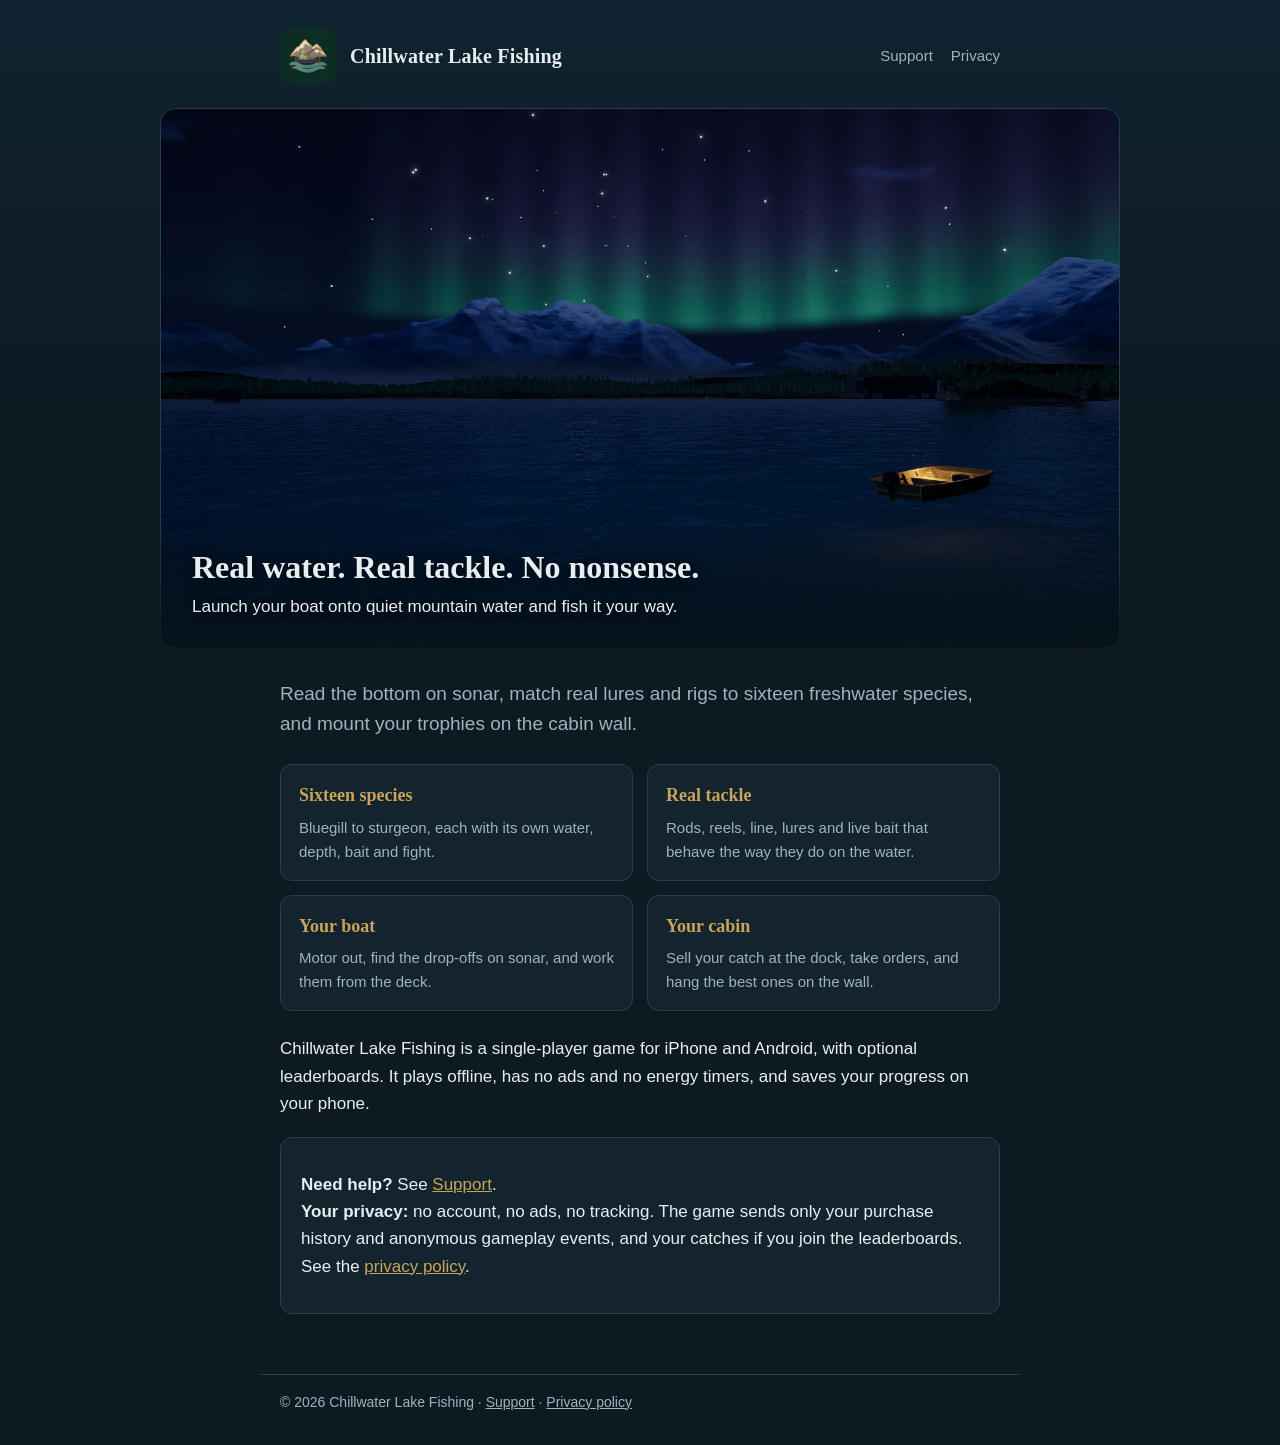
<file: index.html>
<!doctype html>
<html lang="en">
<head>
<meta charset="utf-8">
<meta name="viewport" content="width=device-width, initial-scale=1">
<title>Chillwater Lake Fishing</title>
<meta name="description" content="A realistic, offline lake fishing game for iPhone and Android: a boat, real tackle and sixteen freshwater species on quiet mountain water.">
<meta property="og:title" content="Chillwater Lake Fishing">
<meta property="og:description" content="Real water. Real tackle. A quiet mountain lake to fish, offline.">
<meta property="og:image" content="https://chillwaterfishing.com/hero.webp">
<link rel="icon" href="icon.png">
<link rel="stylesheet" href="style.css">
</head>
<body class="home-page">
<header>
  <img src="icon.png" alt="">
  <a class="home" href="./">Chillwater Lake Fishing</a>
  <nav><a href="support.html">Support</a><a href="privacy.html">Privacy</a></nav>
</header>
<section class="hero">
  <img src="hero.webp" alt="A boat on a still mountain lake under the northern lights">
  <div class="hero-text">
    <h1>Real water. Real tackle. No nonsense.</h1>
    <p>Launch your boat onto quiet mountain water and fish it your way.</p>
  </div>
</section>
<main>
  <p class="lead">Read the bottom on sonar, match real lures and rigs to sixteen freshwater species, and mount your trophies on the cabin wall.</p>
  <div class="features">
    <div class="feature"><h3>Sixteen species</h3><p>Bluegill to sturgeon, each with its own water, depth, bait and fight.</p></div>
    <div class="feature"><h3>Real tackle</h3><p>Rods, reels, line, lures and live bait that behave the way they do on the water.</p></div>
    <div class="feature"><h3>Your boat</h3><p>Motor out, find the drop-offs on sonar, and work them from the deck.</p></div>
    <div class="feature"><h3>Your cabin</h3><p>Sell your catch at the dock, take orders, and hang the best ones on the wall.</p></div>
  </div>
  <p>Chillwater Lake Fishing is a single-player game for iPhone and Android, with optional leaderboards. It plays offline, has no ads and no energy timers, and saves your progress on your phone.</p>
  <div class="card">
    <p><strong>Need help?</strong> See <a href="support.html">Support</a>.<br>
    <strong>Your privacy:</strong> no account, no ads, no tracking. The game sends only your purchase history and anonymous gameplay events, and your catches if you join the leaderboards. See the <a href="privacy.html">privacy policy</a>.</p>
  </div>
</main>
<footer>© 2026 Chillwater Lake Fishing · <a href="support.html">Support</a> · <a href="privacy.html">Privacy policy</a></footer>
</body>
</html>
</file>
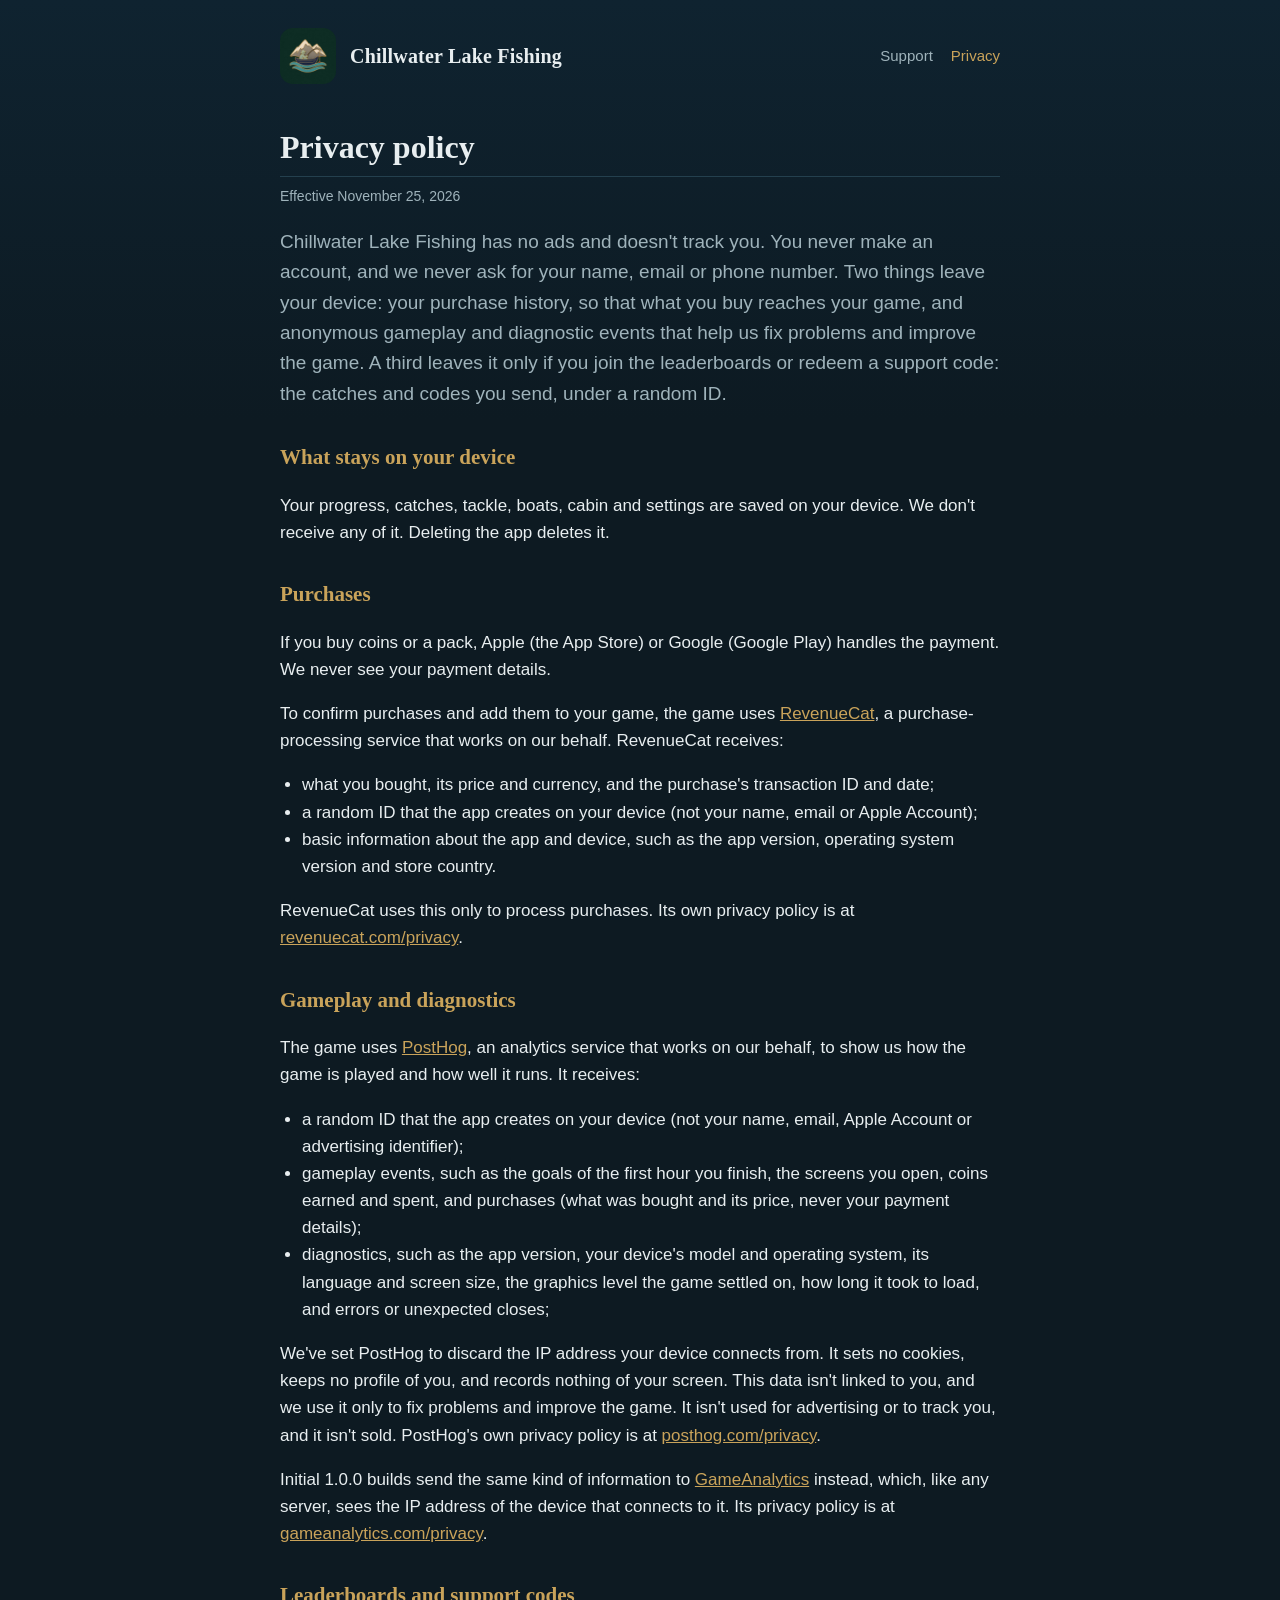
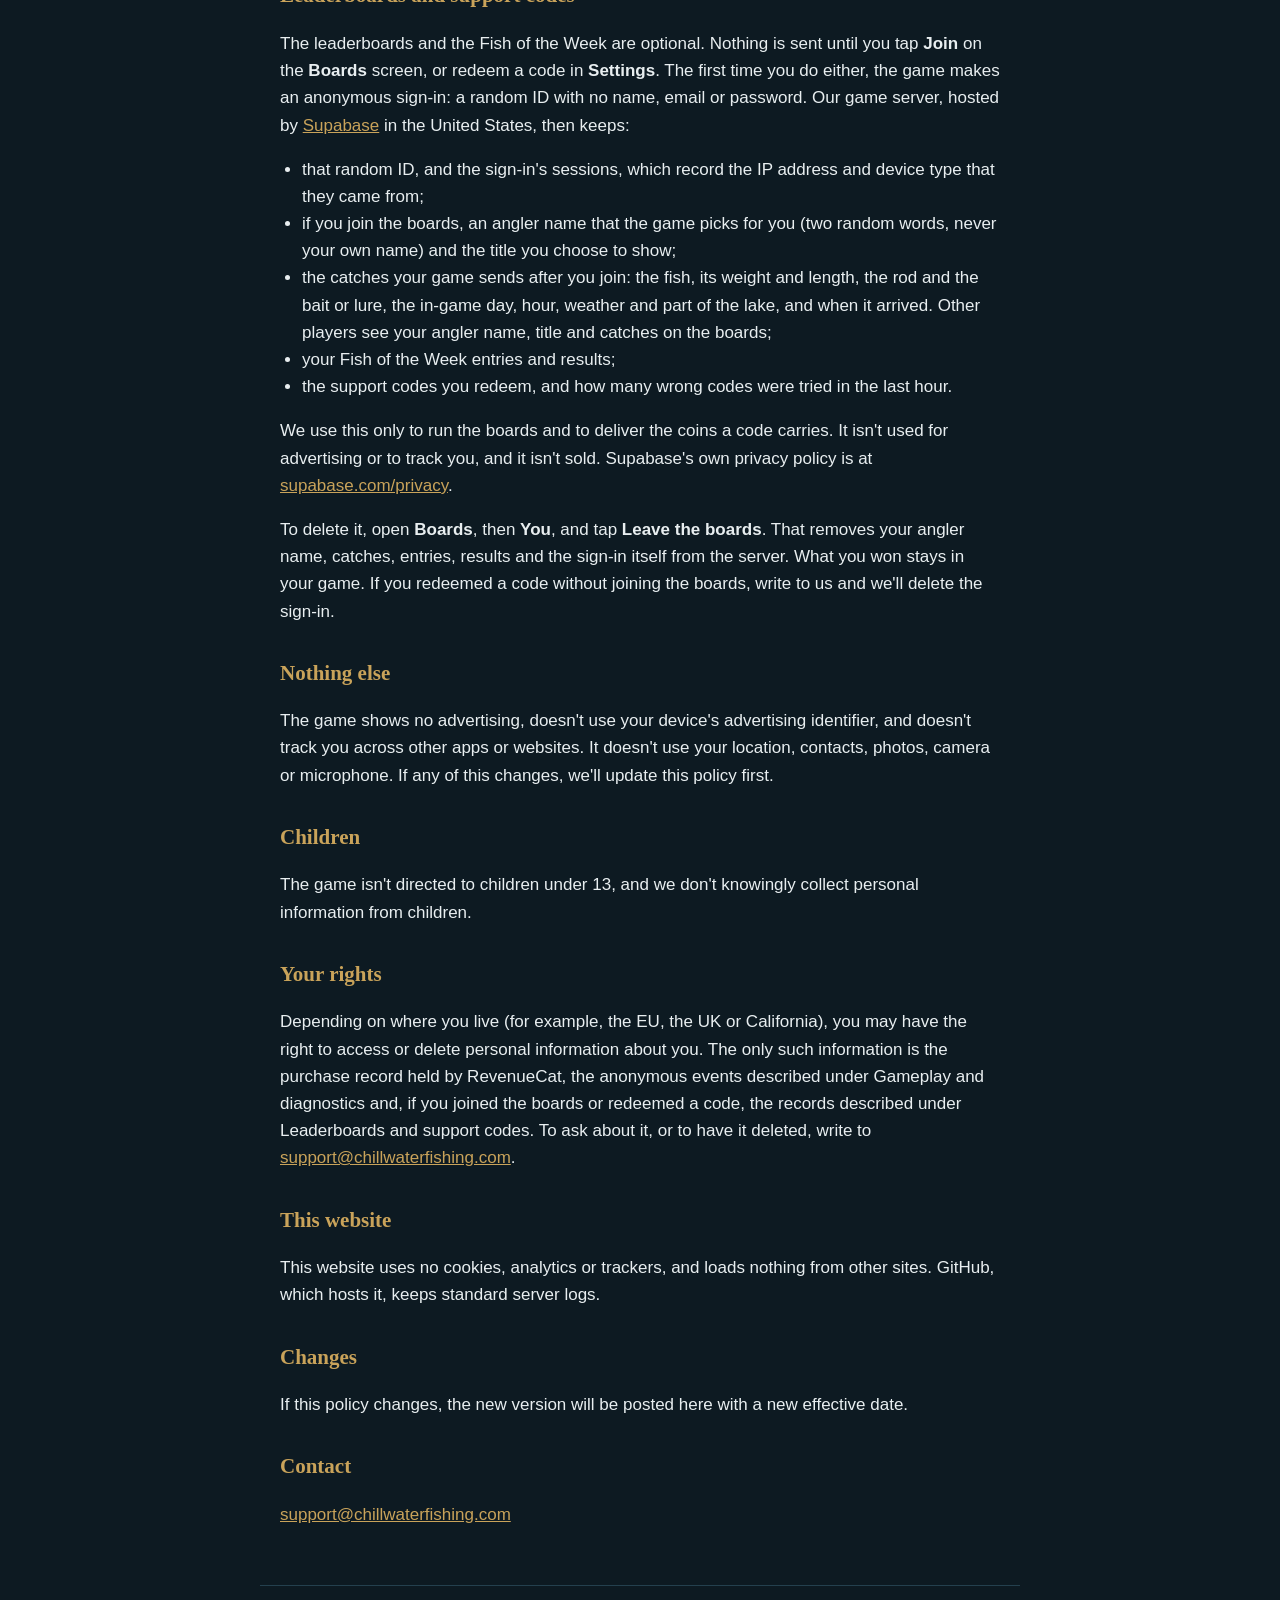
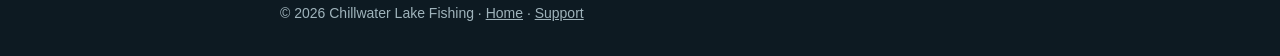
<file: privacy.html>
<!doctype html>
<html lang="en">
<head>
<meta charset="utf-8">
<meta name="viewport" content="width=device-width, initial-scale=1">
<title>Privacy policy · Chillwater Lake Fishing</title>
<meta name="description" content="What Chillwater Lake Fishing uses, and why: purchases through RevenueCat, anonymous analytics, and optional leaderboards. No account, no ads, no tracking.">
<link rel="icon" href="icon.png">
<link rel="stylesheet" href="style.css">
</head>
<body>
<header>
  <img src="icon.png" alt="">
  <a class="home" href="./">Chillwater Lake Fishing</a>
  <nav><a href="support.html">Support</a><a href="privacy.html" aria-current="page">Privacy</a></nav>
</header>
<main>
  <h1>Privacy policy</h1>
  <p class="small">Effective November 25, 2026</p>
  <p class="lead">Chillwater Lake Fishing has no ads and doesn't track you. You never make an account, and we never ask for your name, email or phone number. Two things leave your device: your purchase history, so that what you buy reaches your game, and anonymous gameplay and diagnostic events that help us fix problems and improve the game. A third leaves it only if you join the leaderboards or redeem a support code: the catches and codes you send, under a random ID.</p>

  <h2>What stays on your device</h2>
  <p>Your progress, catches, tackle, boats, cabin and settings are saved on your device. We don't receive any of it. Deleting the app deletes it.</p>

  <h2>Purchases</h2>
  <p>If you buy coins or a pack, Apple (the App Store) or Google (Google Play) handles the payment. We never see your payment details.</p>
  <p>To confirm purchases and add them to your game, the game uses <a href="https://www.revenuecat.com/">RevenueCat</a>, a purchase-processing service that works on our behalf. RevenueCat receives:</p>
  <ul>
    <li>what you bought, its price and currency, and the purchase's transaction ID and date;</li>
    <li>a random ID that the app creates on your device (not your name, email or Apple Account);</li>
    <li>basic information about the app and device, such as the app version, operating system version and store country.</li>
  </ul>
  <p>RevenueCat uses this only to process purchases. Its own privacy policy is at <a href="https://www.revenuecat.com/privacy/">revenuecat.com/privacy</a>.</p>

  <h2>Gameplay and diagnostics</h2>
  <p>The game uses <a href="https://posthog.com/">PostHog</a>, an analytics service that works on our behalf, to show us how the game is played and how well it runs. It receives:</p>
  <ul>
    <li>a random ID that the app creates on your device (not your name, email, Apple Account or advertising identifier);</li>
    <li>gameplay events, such as the goals of the first hour you finish, the screens you open, coins earned and spent, and purchases (what was bought and its price, never your payment details);</li>
    <li>diagnostics, such as the app version, your device's model and operating system, its language and screen size, the graphics level the game settled on, how long it took to load, and errors or unexpected closes;</li>
  </ul>
  <p>We've set PostHog to discard the IP address your device connects from. It sets no cookies, keeps no profile of you, and records nothing of your screen. This data isn't linked to you, and we use it only to fix problems and improve the game. It isn't used for advertising or to track you, and it isn't sold. PostHog's own privacy policy is at <a href="https://posthog.com/privacy">posthog.com/privacy</a>.</p>
  <p>Initial 1.0.0 builds send the same kind of information to <a href="https://gameanalytics.com/">GameAnalytics</a> instead, which, like any server, sees the IP address of the device that connects to it. Its privacy policy is at <a href="https://gameanalytics.com/privacy/">gameanalytics.com/privacy</a>.</p>

  <h2>Leaderboards and support codes</h2>
  <p>The leaderboards and the Fish of the Week are optional. Nothing is sent until you tap <strong>Join</strong> on the <strong>Boards</strong> screen, or redeem a code in <strong>Settings</strong>. The first time you do either, the game makes an anonymous sign-in: a random ID with no name, email or password. Our game server, hosted by <a href="https://supabase.com/">Supabase</a> in the United States, then keeps:</p>
  <ul>
    <li>that random ID, and the sign-in's sessions, which record the IP address and device type that they came from;</li>
    <li>if you join the boards, an angler name that the game picks for you (two random words, never your own name) and the title you choose to show;</li>
    <li>the catches your game sends after you join: the fish, its weight and length, the rod and the bait or lure, the in-game day, hour, weather and part of the lake, and when it arrived. Other players see your angler name, title and catches on the boards;</li>
    <li>your Fish of the Week entries and results;</li>
    <li>the support codes you redeem, and how many wrong codes were tried in the last hour.</li>
  </ul>
  <p>We use this only to run the boards and to deliver the coins a code carries. It isn't used for advertising or to track you, and it isn't sold. Supabase's own privacy policy is at <a href="https://supabase.com/privacy">supabase.com/privacy</a>.</p>
  <p>To delete it, open <strong>Boards</strong>, then <strong>You</strong>, and tap <strong>Leave the boards</strong>. That removes your angler name, catches, entries, results and the sign-in itself from the server. What you won stays in your game. If you redeemed a code without joining the boards, write to us and we'll delete the sign-in.</p>

  <h2>Nothing else</h2>
  <p>The game shows no advertising, doesn't use your device's advertising identifier, and doesn't track you across other apps or websites. It doesn't use your location, contacts, photos, camera or microphone. If any of this changes, we'll update this policy first.</p>

  <h2>Children</h2>
  <p>The game isn't directed to children under 13, and we don't knowingly collect personal information from children.</p>

  <h2>Your rights</h2>
  <p>Depending on where you live (for example, the EU, the UK or California), you may have the right to access or delete personal information about you. The only such information is the purchase record held by RevenueCat, the anonymous events described under Gameplay and diagnostics and, if you joined the boards or redeemed a code, the records described under Leaderboards and support codes. To ask about it, or to have it deleted, write to <a href="mailto:support@chillwaterfishing.com?subject=Chillwater%20privacy">support@chillwaterfishing.com</a>.</p>

  <h2>This website</h2>
  <p>This website uses no cookies, analytics or trackers, and loads nothing from other sites. GitHub, which hosts it, keeps standard server logs.</p>

  <h2>Changes</h2>
  <p>If this policy changes, the new version will be posted here with a new effective date.</p>

  <h2>Contact</h2>
  <p><a href="mailto:support@chillwaterfishing.com?subject=Chillwater">support@chillwaterfishing.com</a></p>
</main>
<footer>© 2026 Chillwater Lake Fishing · <a href="./">Home</a> · <a href="support.html">Support</a></footer>
</body>
</html>
</file>
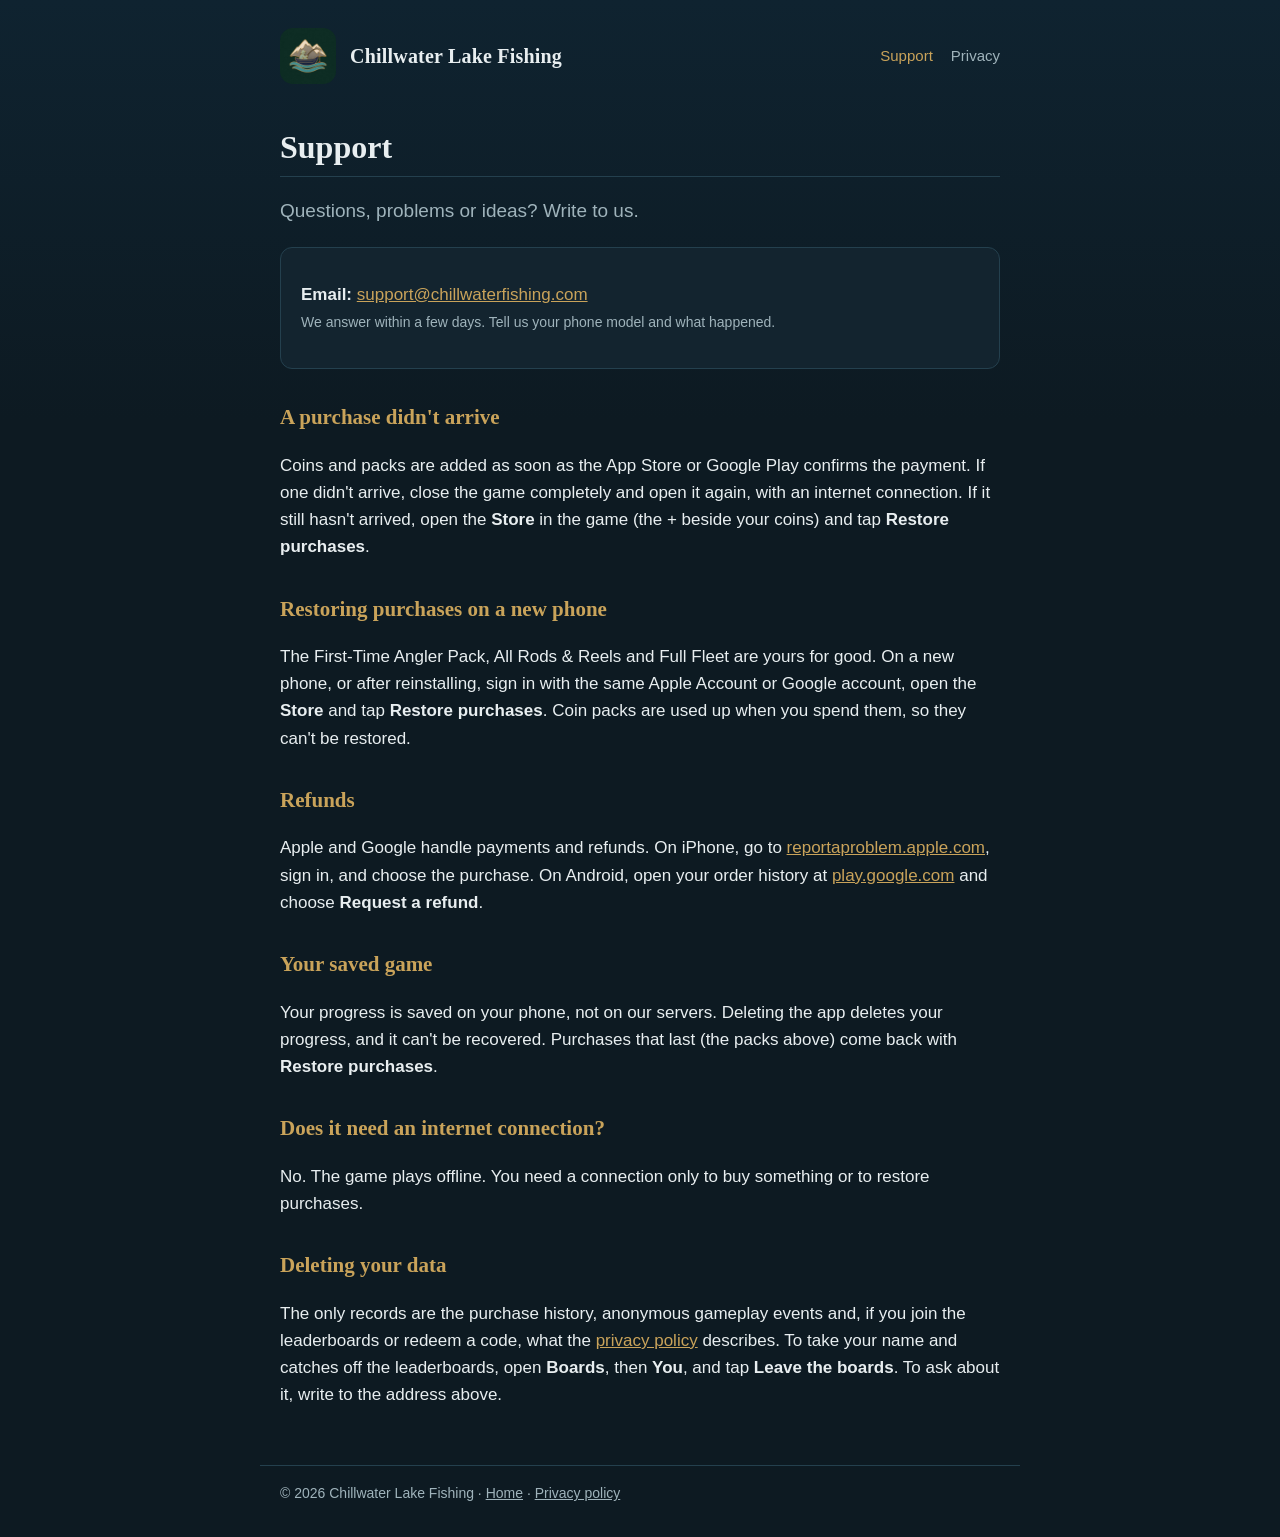
<file: support.html>
<!doctype html>
<html lang="en">
<head>
<meta charset="utf-8">
<meta name="viewport" content="width=device-width, initial-scale=1">
<title>Support · Chillwater Lake Fishing</title>
<meta name="description" content="Help with Chillwater Lake Fishing: purchases, restoring them, refunds, saves and how to reach us.">
<link rel="icon" href="icon.png">
<link rel="stylesheet" href="style.css">
</head>
<body>
<header>
  <img src="icon.png" alt="">
  <a class="home" href="./">Chillwater Lake Fishing</a>
  <nav><a href="support.html" aria-current="page">Support</a><a href="privacy.html">Privacy</a></nav>
</header>
<main>
  <h1>Support</h1>
  <p class="lead">Questions, problems or ideas? Write to us.</p>
  <div class="card"><p><strong>Email:</strong> <a href="mailto:support@chillwaterfishing.com?subject=Chillwater%20Lake%20Fishing">support@chillwaterfishing.com</a><br>
  <span class="small">We answer within a few days. Tell us your phone model and what happened.</span></p></div>

  <h2>A purchase didn't arrive</h2>
  <p>Coins and packs are added as soon as the App Store or Google Play confirms the payment. If one didn't arrive, close the game completely and open it again, with an internet connection. If it still hasn't arrived, open the <strong>Store</strong> in the game (the + beside your coins) and tap <strong>Restore purchases</strong>.</p>

  <h2>Restoring purchases on a new phone</h2>
  <p>The First-Time Angler Pack, All Rods &amp; Reels and Full Fleet are yours for good. On a new phone, or after reinstalling, sign in with the same Apple Account or Google account, open the <strong>Store</strong> and tap <strong>Restore purchases</strong>. Coin packs are used up when you spend them, so they can't be restored.</p>

  <h2>Refunds</h2>
  <p>Apple and Google handle payments and refunds. On iPhone, go to <a href="https://reportaproblem.apple.com/">reportaproblem.apple.com</a>, sign in, and choose the purchase. On Android, open your order history at <a href="https://play.google.com/store/account/orderhistory">play.google.com</a> and choose <strong>Request a refund</strong>.</p>

  <h2>Your saved game</h2>
  <p>Your progress is saved on your phone, not on our servers. Deleting the app deletes your progress, and it can't be recovered. Purchases that last (the packs above) come back with <strong>Restore purchases</strong>.</p>

  <h2>Does it need an internet connection?</h2>
  <p>No. The game plays offline. You need a connection only to buy something or to restore purchases.</p>

  <h2>Deleting your data</h2>
  <p>The only records are the purchase history, anonymous gameplay events and, if you join the leaderboards or redeem a code, what the <a href="privacy.html">privacy policy</a> describes. To take your name and catches off the leaderboards, open <strong>Boards</strong>, then <strong>You</strong>, and tap <strong>Leave the boards</strong>. To ask about it, write to the address above.</p>
</main>
<footer>© 2026 Chillwater Lake Fishing · <a href="./">Home</a> · <a href="privacy.html">Privacy policy</a></footer>
</body>
</html>
</file>
<file: style.css>
:root { --bg: #0d1a22; --panel: #13242f; --ink: #e8eef0; --dim: #9fb3bb; --brass: #c9a35a; --line: #24404e; }
* { box-sizing: border-box; }
html { -webkit-text-size-adjust: 100%; }
body { margin: 0; background: var(--bg); color: var(--ink); font: 17px/1.6 -apple-system, BlinkMacSystemFont, "Segoe UI", Roboto, Helvetica, Arial, sans-serif; }
header, main, footer { max-width: 760px; margin: 0 auto; padding: 0 20px; }
header { display: flex; align-items: center; gap: 14px; padding-top: 28px; padding-bottom: 8px; }
header img { width: 56px; height: 56px; border-radius: 13px; }
header a.home { color: var(--ink); text-decoration: none; font-weight: 700; font-size: 20px; letter-spacing: 0.01em; }
nav { margin-left: auto; display: flex; gap: 18px; font-size: 15px; }
nav a { color: var(--dim); text-decoration: none; }
nav a:hover, nav a[aria-current] { color: var(--brass); }
main { padding-top: 12px; padding-bottom: 40px; }
h1 { font-size: 32px; line-height: 1.2; margin: 24px 0 8px; }
h2 { font-size: 21px; margin: 32px 0 8px; color: var(--brass); }
p, li { color: var(--ink); }
.small { color: var(--dim); font-size: 14px; margin-top: 0; }
.lead { font-size: 19px; color: var(--dim); }
a { color: var(--brass); }
ul { padding-left: 22px; }
.card { background: var(--panel); border: 1px solid var(--line); border-radius: 12px; padding: 16px 20px; margin: 20px 0; }
footer { border-top: 1px solid var(--line); padding-top: 16px; padding-bottom: 32px; color: var(--dim); font-size: 14px; }
footer a { color: var(--dim); }
@media (max-width: 520px) { header { flex-wrap: wrap; } nav { margin-left: 0; width: 100%; } h1 { font-size: 27px; } }

/* Home page and a little more polish (2026-11-23). */
body { background: linear-gradient(180deg, #0f2330 0, var(--bg) 420px); }
h1, h2, h3, header a.home { font-family: Georgia, "Iowan Old Style", "Palatino Linotype", serif; }
h3 { font-size: 18px; margin: 0 0 6px; color: var(--brass); }
.hero { position: relative; max-width: 1000px; margin: 16px auto 0; padding: 0 20px; }
.hero img { display: block; width: 100%; aspect-ratio: 16 / 9; object-fit: cover; border-radius: 16px; border: 1px solid var(--line); }
.hero-text { position: absolute; left: 20px; right: 20px; bottom: 0; padding: 28px 32px; border-radius: 0 0 16px 16px; background: linear-gradient(0deg, rgba(8, 18, 24, 0.88), rgba(8, 18, 24, 0)); }
.hero-text h1 { margin: 0 0 6px; text-shadow: 0 2px 12px rgba(0, 0, 0, 0.6); }
.hero-text p { margin: 0; color: var(--ink); text-shadow: 0 1px 8px rgba(0, 0, 0, 0.7); }
.features { display: grid; grid-template-columns: repeat(2, 1fr); gap: 14px; margin: 24px 0; }
.feature { background: var(--panel); border: 1px solid var(--line); border-radius: 12px; padding: 16px 18px; }
.feature p { margin: 0; color: var(--dim); font-size: 15px; }
main h1 { border-bottom: 1px solid var(--line); padding-bottom: 10px; }
@media (max-width: 620px) {
  .features { grid-template-columns: 1fr; }
  .hero-text { position: static; padding: 14px 2px 0; background: none; }
  .hero img { border-radius: 12px; }
}
</file>
